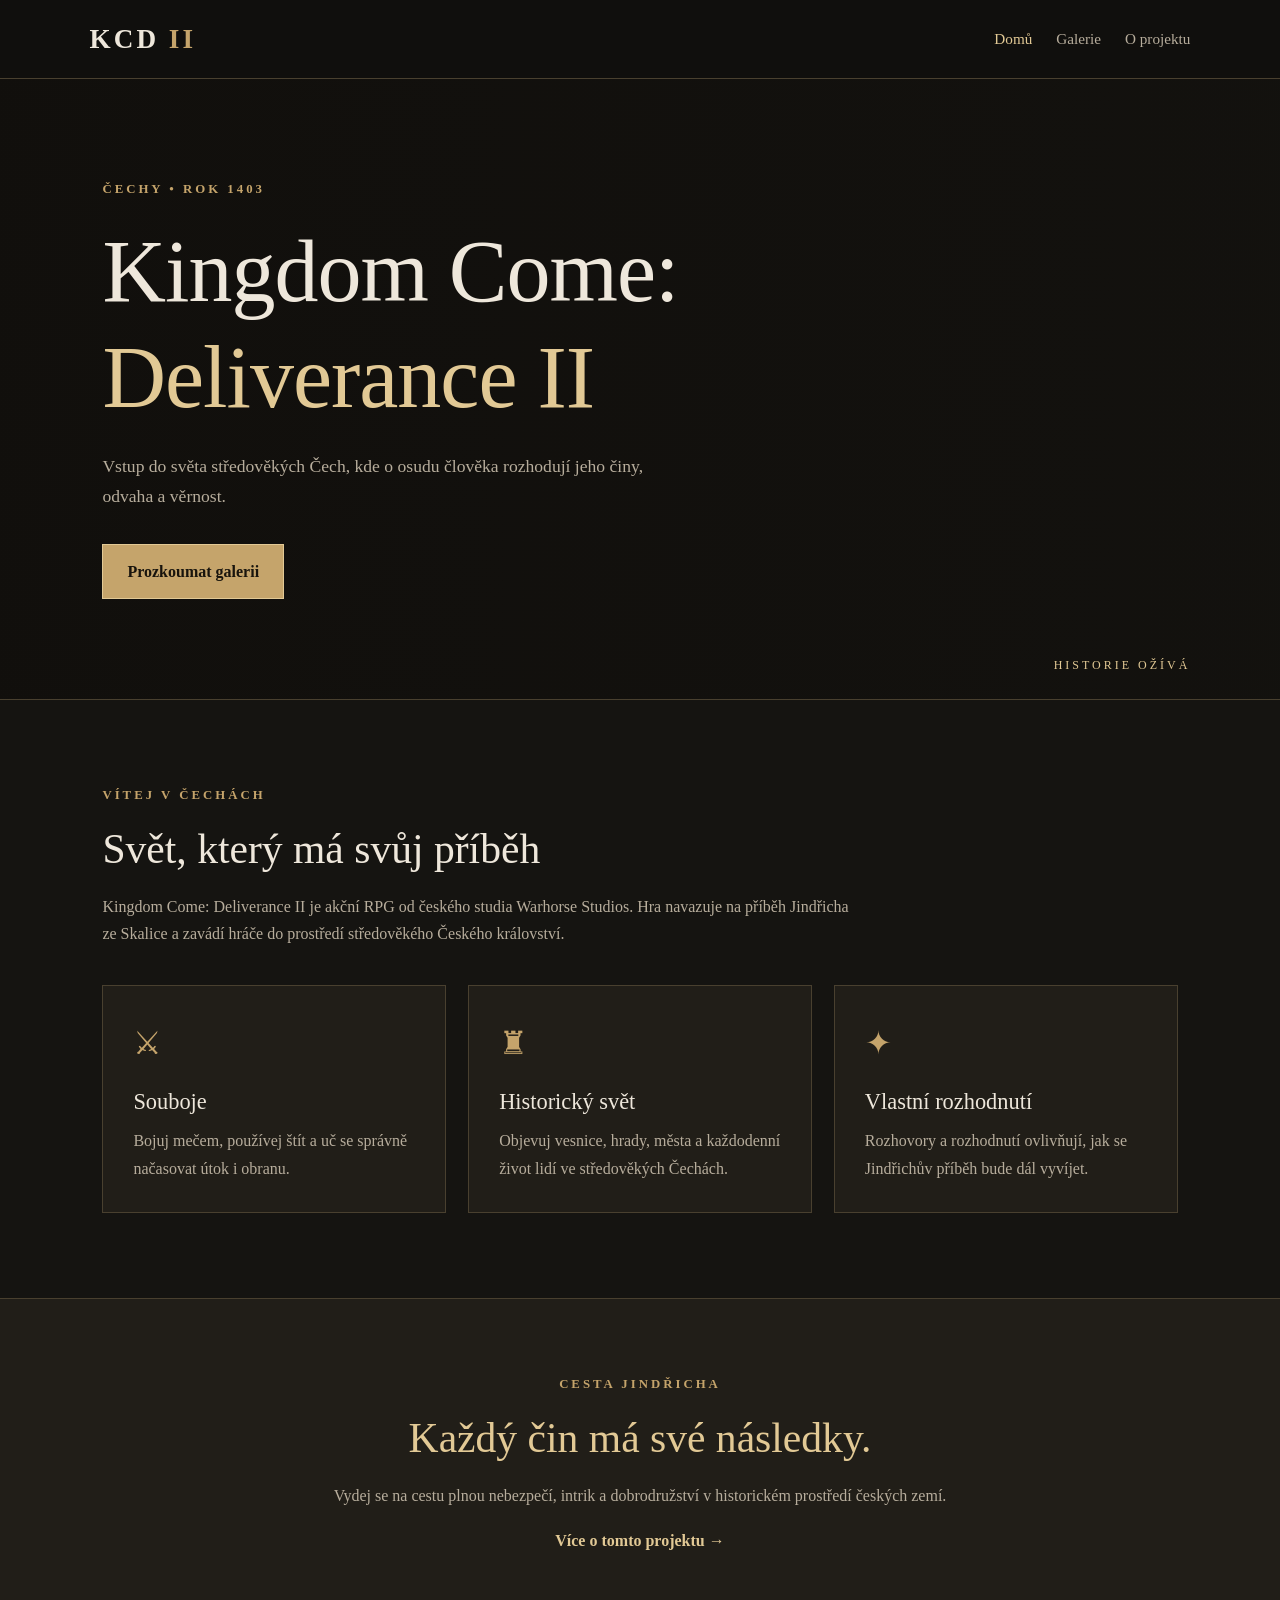
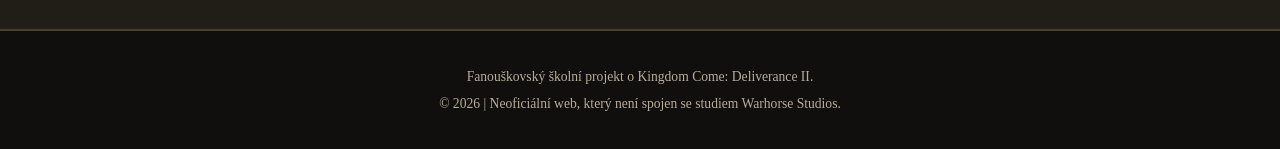
<file: index.html>
<!DOCTYPE html>
<html lang="cs">
<head>
    <meta charset="UTF-8">
    <meta name="viewport" content="width=device-width, initial-scale=1.0">
    <meta name="description" content="Fanouškovský web o hře Kingdom Come: Deliverance II.">
    <title>Kingdom Come: Deliverance II | Domů</title>
    <link rel="stylesheet" href="style.css">
</head>
<body>

<header class="site-header">
    <a class="logo" href="index.html">KCD <span>II</span></a>
    <nav>
        <a class="active" href="index.html">Domů</a>
        <a href="galerie.html">Galerie</a>
        <a href="kontakt.html">O projektu</a>
    </nav>
</header>

<main>
    <section class="hero">
        <div class="hero-content">
            <p class="eyebrow">ČECHY • ROK 1403</p>
            <h1>Kingdom Come:<br><span>Deliverance II</span></h1>
            <p class="hero-text">
                Vstup do světa středověkých Čech, kde o osudu člověka
                rozhodují jeho činy, odvaha a věrnost.
            </p>
            <a class="button" href="galerie.html">Prozkoumat galerii</a>
        </div>
        <div class="hero-label">Historie ožívá</div>
    </section>

    <section class="section">
        <p class="eyebrow">VÍTEJ V ČECHÁCH</p>
        <h2>Svět, který má svůj příběh</h2>
        <p class="section-intro">
            Kingdom Come: Deliverance II je akční RPG od českého studia
            Warhorse Studios. Hra navazuje na příběh Jindřicha ze Skalice
            a zavádí hráče do prostředí středověkého Českého království.
        </p>

        <div class="card-grid">
            <article class="info-card">
                <div class="card-icon">⚔</div>
                <h3>Souboje</h3>
                <p>
                    Bojuj mečem, používej štít a uč se správně načasovat
                    útok i obranu.
                </p>
            </article>

            <article class="info-card">
                <div class="card-icon">♜</div>
                <h3>Historický svět</h3>
                <p>
                    Objevuj vesnice, hrady, města a každodenní život
                    lidí ve středověkých Čechách.
                </p>
            </article>

            <article class="info-card">
                <div class="card-icon">✦</div>
                <h3>Vlastní rozhodnutí</h3>
                <p>
                    Rozhovory a rozhodnutí ovlivňují, jak se Jindřichův
                    příběh bude dál vyvíjet.
                </p>
            </article>
        </div>
    </section>

    <section class="quote-section">
        <p class="eyebrow">CESTA JINDŘICHA</p>
        <h2>Každý čin má své následky.</h2>
        <p>
            Vydej se na cestu plnou nebezpečí, intrik a dobrodružství
            v historickém prostředí českých zemí.
        </p>
        <a class="text-link" href="kontakt.html">Více o tomto projektu →</a>
    </section>
</main>

<footer class="site-footer">
    <p>Fanouškovský školní projekt o Kingdom Come: Deliverance II.</p>
    <p>© 2026 | Neoficiální web, který není spojen se studiem Warhorse Studios.</p>
</footer>

</body>
</html>
</file>
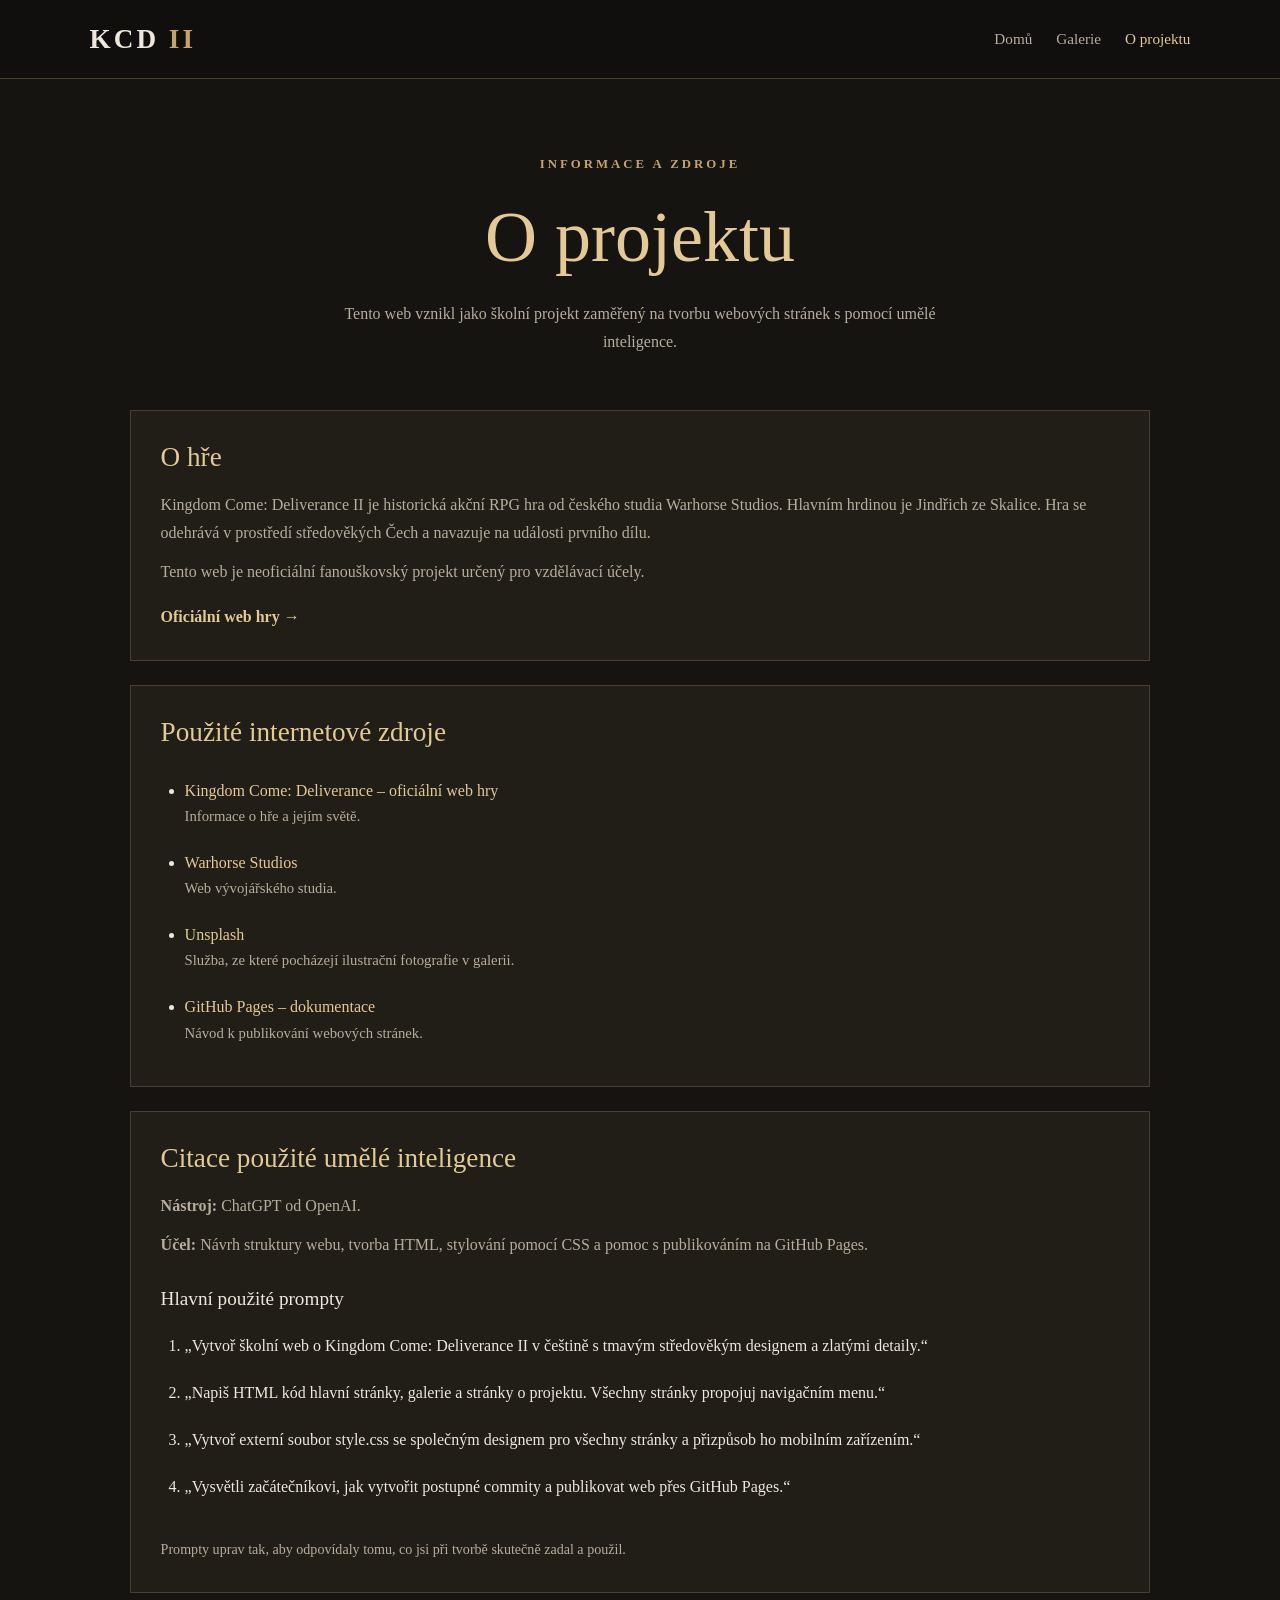
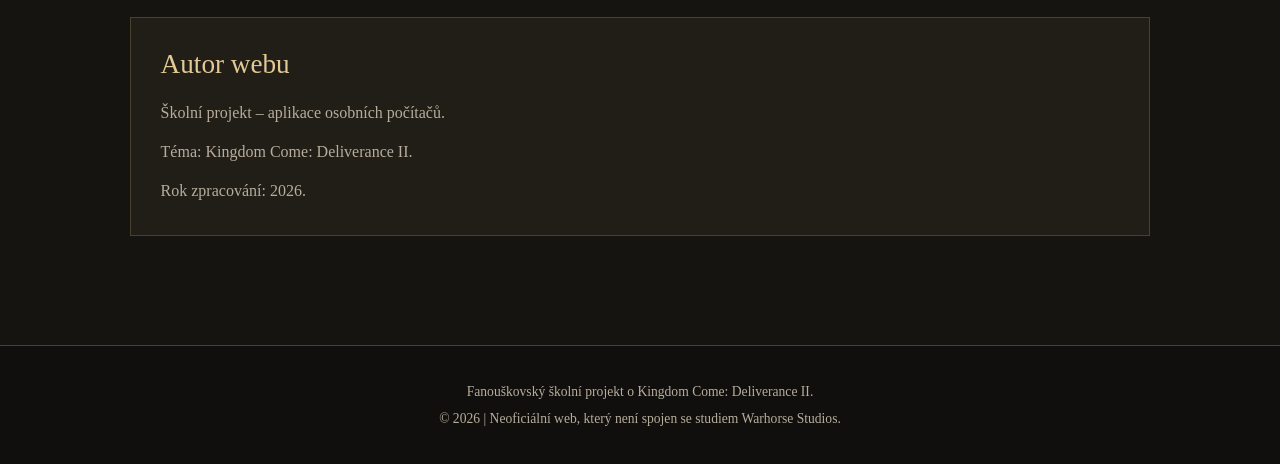
<file: kontakt.html>
<!DOCTYPE html>
<html lang="cs">
<head>
    <meta charset="UTF-8">
    <meta name="viewport" content="width=device-width, initial-scale=1.0">
    <meta name="description" content="Informace o školním projektu a jeho zdrojích.">
    <title>Kingdom Come: Deliverance II | O projektu</title>
    <link rel="stylesheet" href="style.css">
</head>
<body>

<header class="site-header">
    <a class="logo" href="index.html">KCD <span>II</span></a>
    <nav>
        <a href="index.html">Domů</a>
        <a href="galerie.html">Galerie</a>
        <a class="active" href="kontakt.html">O projektu</a>
    </nav>
</header>

<main class="page-main">
    <section class="page-heading">
        <p class="eyebrow">INFORMACE A ZDROJE</p>
        <h1>O projektu</h1>
        <p>
            Tento web vznikl jako školní projekt zaměřený na tvorbu
            webových stránek s pomocí umělé inteligence.
        </p>
    </section>

    <section class="content-panel">
        <h2>O hře</h2>
        <p>
            Kingdom Come: Deliverance II je historická akční RPG hra
            od českého studia Warhorse Studios. Hlavním hrdinou je
            Jindřich ze Skalice. Hra se odehrává v prostředí středověkých
            Čech a navazuje na události prvního dílu.
        </p>
        <p>
            Tento web je neoficiální fanouškovský projekt určený
            pro vzdělávací účely.
        </p>
        <a class="text-link"
           href="https://www.kingdomcomerpg.com/"
           target="_blank"
           rel="noopener noreferrer">
            Oficiální web hry →
        </a>
    </section>

    <section class="content-panel">
        <h2>Použité internetové zdroje</h2>
        <ul class="source-list">
            <li>
                <a href="https://www.kingdomcomerpg.com/"
                   target="_blank" rel="noopener noreferrer">
                    Kingdom Come: Deliverance – oficiální web hry
                </a>
                <p>Informace o hře a jejím světě.</p>
            </li>
            <li>
                <a href="https://warhorsestudios.cz/"
                   target="_blank" rel="noopener noreferrer">
                    Warhorse Studios
                </a>
                <p>Web vývojářského studia.</p>
            </li>
            <li>
                <a href="https://unsplash.com/"
                   target="_blank" rel="noopener noreferrer">
                    Unsplash
                </a>
                <p>Služba, ze které pocházejí ilustrační fotografie v galerii.</p>
            </li>
            <li>
                <a href="https://docs.github.com/pages"
                   target="_blank" rel="noopener noreferrer">
                    GitHub Pages – dokumentace
                </a>
                <p>Návod k publikování webových stránek.</p>
            </li>
        </ul>
    </section>

    <section class="content-panel">
        <h2>Citace použité umělé inteligence</h2>
        <p><strong>Nástroj:</strong> ChatGPT od OpenAI.</p>
        <p><strong>Účel:</strong> Návrh struktury webu, tvorba HTML,
            stylování pomocí CSS a pomoc s publikováním na GitHub Pages.</p>

        <h3>Hlavní použité prompty</h3>
        <ol class="prompt-list">
            <li>
                „Vytvoř školní web o Kingdom Come: Deliverance II
                v češtině s tmavým středověkým designem a zlatými detaily.“
            </li>
            <li>
                „Napiš HTML kód hlavní stránky, galerie a stránky
                o projektu. Všechny stránky propojuj navigačním menu.“
            </li>
            <li>
                „Vytvoř externí soubor style.css se společným designem
                pro všechny stránky a přizpůsob ho mobilním zařízením.“
            </li>
            <li>
                „Vysvětli začátečníkovi, jak vytvořit postupné commity
                a publikovat web přes GitHub Pages.“
            </li>
        </ol>
        <p class="small-note">
            Prompty uprav tak, aby odpovídaly tomu, co jsi při tvorbě
            skutečně zadal a použil.
        </p>
    </section>

    <section class="content-panel">
        <h2>Autor webu</h2>
        <p>Školní projekt – aplikace osobních počítačů.</p>
        <p>Téma: Kingdom Come: Deliverance II.</p>
        <p>Rok zpracování: 2026.</p>
    </section>
</main>

<footer class="site-footer">
    <p>Fanouškovský školní projekt o Kingdom Come: Deliverance II.</p>
    <p>© 2026 | Neoficiální web, který není spojen se studiem Warhorse Studios.</p>
</footer>

</body>
</html>
</file>
<file: style.css>
/* ZÁKLADNÍ NASTAVENÍ */
:root {
    --background: #151411;
    --surface: #211e18;
    --surface-light: #2b261e;
    --gold: #c5a46b;
    --gold-light: #e2c995;
    --text: #eee7db;
    --muted: #b7ad9c;
    --border: #49402f;
}

* {
    box-sizing: border-box;
    margin: 0;
    padding: 0;
}

html {
    scroll-behavior: smooth;
}

body {
    background: var(--background);
    color: var(--text);
    font-family: Georgia, "Times New Roman", serif;
    line-height: 1.7;
}

a {
    color: var(--gold-light);
    text-decoration: none;
}

a:hover {
    color: #fff0cc;
}

img {
    display: block;
    max-width: 100%;
}

h1, h2, h3 {
    line-height: 1.2;
    font-weight: 500;
}

h2 {
    font-size: clamp(1.8rem, 4vw, 2.6rem);
}

p {
    color: var(--muted);
}

/* HORNÍ NAVIGACE */
.site-header {
    min-height: 76px;
    padding: 16px 7%;
    display: flex;
    align-items: center;
    justify-content: space-between;
    gap: 24px;
    background: #100f0d;
    border-bottom: 1px solid var(--border);
}

.logo {
    font-size: 1.7rem;
    font-weight: bold;
    letter-spacing: 3px;
    color: var(--text);
}

.logo span {
    color: var(--gold);
}

nav {
    display: flex;
    flex-wrap: wrap;
    gap: 24px;
}

nav a {
    color: var(--muted);
    font-size: 0.95rem;
    transition: color 0.2s ease;
}

nav a:hover,
nav a.active {
    color: var(--gold-light);
}

/* ÚVODNÍ BANNER */
.hero {
    min-height: 540px;
    padding: 100px 8%;
    display: flex;
    align-items: center;
    position: relative;
    overflow: hidden;
    background:
        linear-gradient(90deg, rgba(17, 15, 12, 0.97), rgba(17, 15, 12, 0.55)),
        url("https://images.unsplash.com/photo-1518709268805-4e9042af9f23?auto=format&fit=crop&w=1800&q=85")
        center 45% / cover;
    border-bottom: 1px solid var(--border);
}

.hero-content {
    max-width: 720px;
    position: relative;
    z-index: 1;
}

.eyebrow {
    color: var(--gold);
    font-size: 0.8rem;
    font-weight: bold;
    letter-spacing: 3px;
    margin-bottom: 18px;
    text-transform: uppercase;
}

.hero h1 {
    font-size: clamp(2.7rem, 7vw, 5.5rem);
    letter-spacing: -1px;
    margin-bottom: 22px;
}

.hero h1 span {
    color: var(--gold-light);
}

.hero-text {
    max-width: 550px;
    font-size: 1.1rem;
    margin-bottom: 32px;
}

.hero-label {
    position: absolute;
    bottom: 24px;
    right: 7%;
    color: var(--gold-light);
    letter-spacing: 3px;
    text-transform: uppercase;
    font-size: 0.75rem;
}

/* TLAČÍTKO A ODKAZY */
.button {
    display: inline-block;
    background: var(--gold);
    color: #18140d;
    padding: 13px 24px;
    font-weight: bold;
    border: 1px solid var(--gold-light);
    transition: background 0.2s, transform 0.2s;
}

.button:hover {
    background: var(--gold-light);
    color: #18140d;
    transform: translateY(-2px);
}

.text-link {
    display: inline-block;
    margin-top: 18px;
    font-weight: bold;
}

/* HLAVNÍ OBSAH */
.section {
    padding: 85px 8%;
    max-width: 1440px;
    margin: 0 auto;
}

.section-intro {
    max-width: 760px;
    margin-top: 18px;
    margin-bottom: 38px;
}

.card-grid {
    display: grid;
    grid-template-columns: repeat(3, minmax(0, 1fr));
    gap: 22px;
    margin-top: 35px;
}

.info-card {
    padding: 30px;
    background: var(--surface);
    border: 1px solid var(--border);
    transition: border-color 0.2s, transform 0.2s;
}

.info-card:hover {
    border-color: var(--gold);
    transform: translateY(-4px);
}

.card-icon {
    color: var(--gold);
    font-size: 2rem;
    margin-bottom: 18px;
}

.info-card h3 {
    font-size: 1.4rem;
    margin-bottom: 12px;
}

.quote-section {
    padding: 75px 8%;
    background: var(--surface);
    border-top: 1px solid var(--border);
    border-bottom: 1px solid var(--border);
    text-align: center;
}

.quote-section h2 {
    color: var(--gold-light);
    margin-bottom: 18px;
}

.quote-section > p:not(.eyebrow) {
    max-width: 650px;
    margin: 0 auto;
}

/* PODSTRÁNKY */
.page-main {
    max-width: 1200px;
    min-height: 65vh;
    margin: 0 auto;
    padding: 65px 7% 85px;
}

.page-heading {
    text-align: center;
    margin: 10px auto 55px;
    max-width: 760px;
}

.page-heading h1 {
    font-size: clamp(2.8rem, 6vw, 4.5rem);
    color: var(--gold-light);
    margin-bottom: 20px;
}

.page-heading > p:last-child {
    max-width: 650px;
    margin: 0 auto;
}

/* GALERIE */
.gallery-grid {
    display: grid;
    grid-template-columns: repeat(3, minmax(0, 1fr));
    gap: 24px;
}

.gallery-item {
    overflow: hidden;
    background: var(--surface);
    border: 1px solid var(--border);
}

.gallery-item img {
    width: 100%;
    height: 260px;
    object-fit: cover;
    filter: brightness(0.85);
    transition: transform 0.4s, filter 0.4s;
}

.gallery-item:hover img {
    transform: scale(1.04);
    filter: brightness(1);
}

.gallery-item figcaption {
    position: relative;
    padding: 22px;
}

.gallery-item h2 {
    font-size: 1.35rem;
    margin-bottom: 10px;
}

.image-note,
.small-note {
    font-size: 0.88rem;
    margin-top: 28px;
}

/* STRÁNKA O PROJEKTU */
.content-panel {
    padding: 30px;
    margin-bottom: 24px;
    background: var(--surface);
    border: 1px solid var(--border);
}

.content-panel h2 {
    color: var(--gold-light);
    font-size: 1.7rem;
    margin-bottom: 18px;
}

.content-panel h3 {
    font-size: 1.2rem;
    margin-top: 28px;
    margin-bottom: 12px;
}

.content-panel p + p {
    margin-top: 12px;
}

.source-list,
.prompt-list {
    padding-left: 24px;
}

.source-list li,
.prompt-list li {
    padding: 10px 0;
    color: var(--text);
}

.source-list li p {
    font-size: 0.92rem;
}

/* PATIČKA */
.site-footer {
    padding: 30px 7%;
    text-align: center;
    background: #100f0d;
    border-top: 1px solid var(--border);
}

.site-footer p {
    font-size: 0.85rem;
    margin: 4px 0;
}

/* MOBILNÍ TELEFONY A TABLETY */
@media (max-width: 800px) {
    .site-header {
        flex-direction: column;
        gap: 14px;
    }

    nav {
        justify-content: center;
        gap: 16px;
    }

    .hero {
        min-height: 460px;
        padding: 70px 7%;
    }

    .card-grid,
    .gallery-grid {
        grid-template-columns: repeat(2, minmax(0, 1fr));
    }

    .section {
        padding: 60px 7%;
    }
}

@media (max-width: 540px) {
    .card-grid,
    .gallery-grid {
        grid-template-columns: 1fr;
    }

    .hero {
        min-height: 430px;
    }

    .hero-label {
        display: none;
    }

    .page-main {
        padding: 45px 5% 60px;
    }

    .content-panel {
        padding: 22px;
    }

    nav {
        gap: 12px;
    }

    nav a {
        font-size: 0.9rem;
    }
}
</file>
